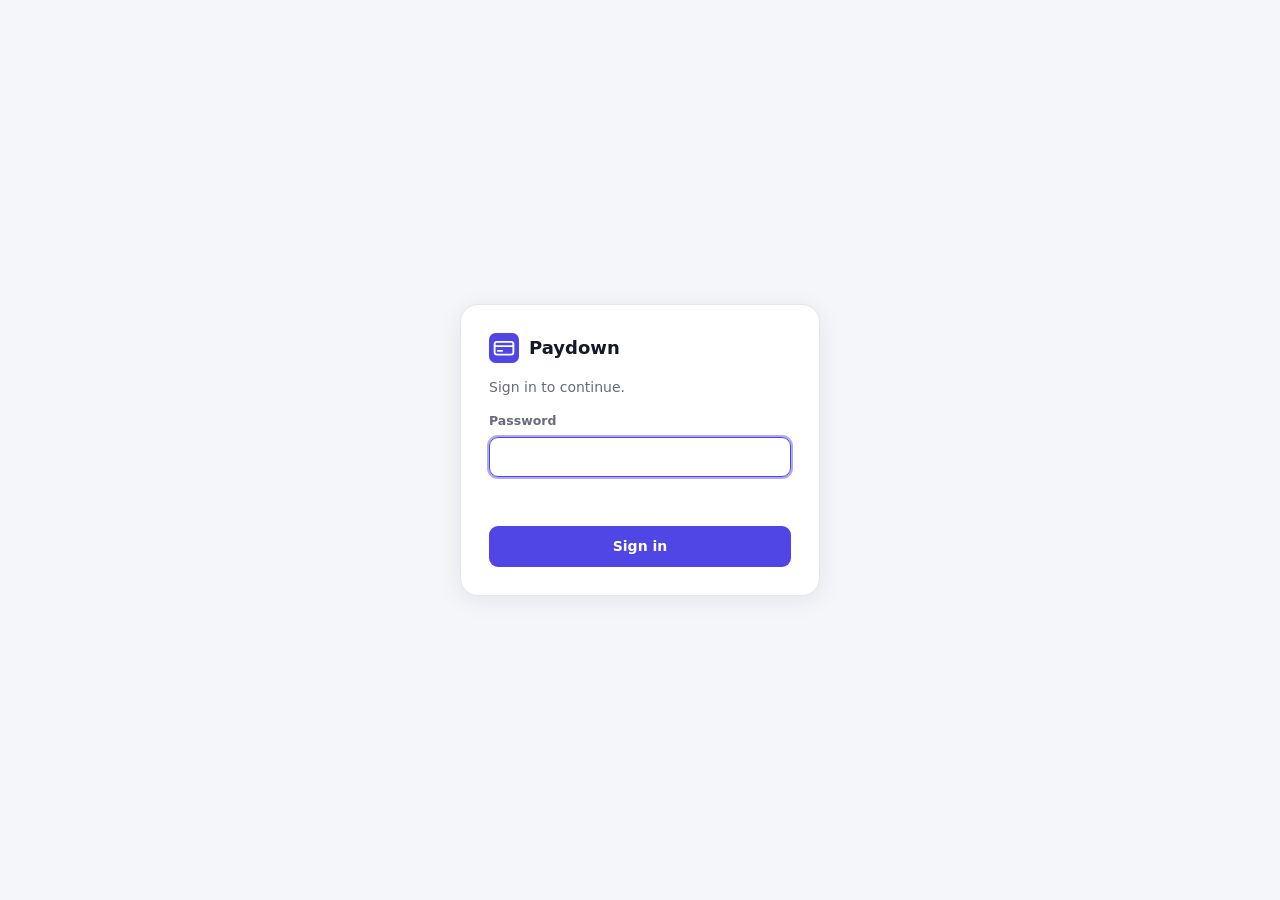
<file: login.html>
<!doctype html>
<html lang="en">
<head>
  <meta charset="utf-8">
  <meta name="viewport" content="width=device-width, initial-scale=1">
  <meta name="theme-color" content="#4f46e5">
  <title>Sign in · Paydown</title>
  <link rel="icon" href="icon.svg" type="image/svg+xml">
  <link rel="manifest" href="manifest.webmanifest">
  <style>
    :root { --bg:#f5f6fa; --surface:#fff; --border:#e3e6ee; --text:#151826; --muted:#646b80; --accent:#4f46e5; --danger:#dc2626; color-scheme: light; }
    @media (prefers-color-scheme: dark) {
      :root { --bg:#0e1016; --surface:#161922; --border:#2a2f3c; --text:#e9ebf2; --muted:#9399ab; --accent:#8b85ff; --danger:#f87171; color-scheme: dark; }
    }
    * { box-sizing: border-box; }
    body { margin: 0; min-height: 100vh; display: grid; place-items: center; padding: 16px;
      font: 14px/1.5 Inter, ui-sans-serif, system-ui, -apple-system, "Segoe UI", Roboto, sans-serif; background: var(--bg); color: var(--text); }
    form { width: min(360px, 100%); background: var(--surface); border: 1px solid var(--border); border-radius: 18px; padding: 28px;
      box-shadow: 0 4px 24px rgba(16,24,40,.08); display: flex; flex-direction: column; gap: 14px; }
    .brand { display: flex; align-items: center; gap: 10px; font-weight: 700; font-size: 18px; }
    .brand img { width: 30px; height: 30px; }
    p { margin: 0; color: var(--muted); }
    label { display: flex; flex-direction: column; gap: 6px; font-size: 12.5px; font-weight: 600; color: var(--muted); }
    input { font: inherit; color: var(--text); background: var(--surface); border: 1px solid var(--border); border-radius: 9px; padding: 10px 12px; }
    input:focus { outline: 2px solid color-mix(in srgb, var(--accent) 45%, transparent); border-color: var(--accent); }
    button { font: inherit; font-weight: 600; border: 0; border-radius: 9px; padding: 10px; background: var(--accent); color: #fff; cursor: pointer; }
    button:disabled { opacity: .6; cursor: default; }
    .error { color: var(--danger); font-weight: 550; min-height: 1.5em; }
  </style>
</head>
<body>
  <form id="f">
    <div class="brand"><img src="icon.svg" alt="">Paydown</div>
    <p>Sign in to continue.</p>
    <label>Password<input type="password" name="password" autocomplete="current-password" required autofocus></label>
    <div class="error" id="err" role="alert"></div>
    <button id="btn">Sign in</button>
  </form>
  <script>
    const f = document.getElementById('f'), err = document.getElementById('err'), btn = document.getElementById('btn');
    f.addEventListener('submit', async e => {
      e.preventDefault(); err.textContent = ''; btn.disabled = true;
      try {
        const r = await fetch('api/login', { method: 'POST', headers: { 'Content-Type': 'application/json' }, body: JSON.stringify({ password: f.password.value }) });
        if (r.ok) { location.replace('./'); return; }
        err.textContent = (await r.json().catch(() => ({}))).error || 'Sign in failed';
        f.password.select();
      } catch { err.textContent = 'Cannot reach the server'; }
      btn.disabled = false;
    });
  </script>
</body>
</html>
</file>
